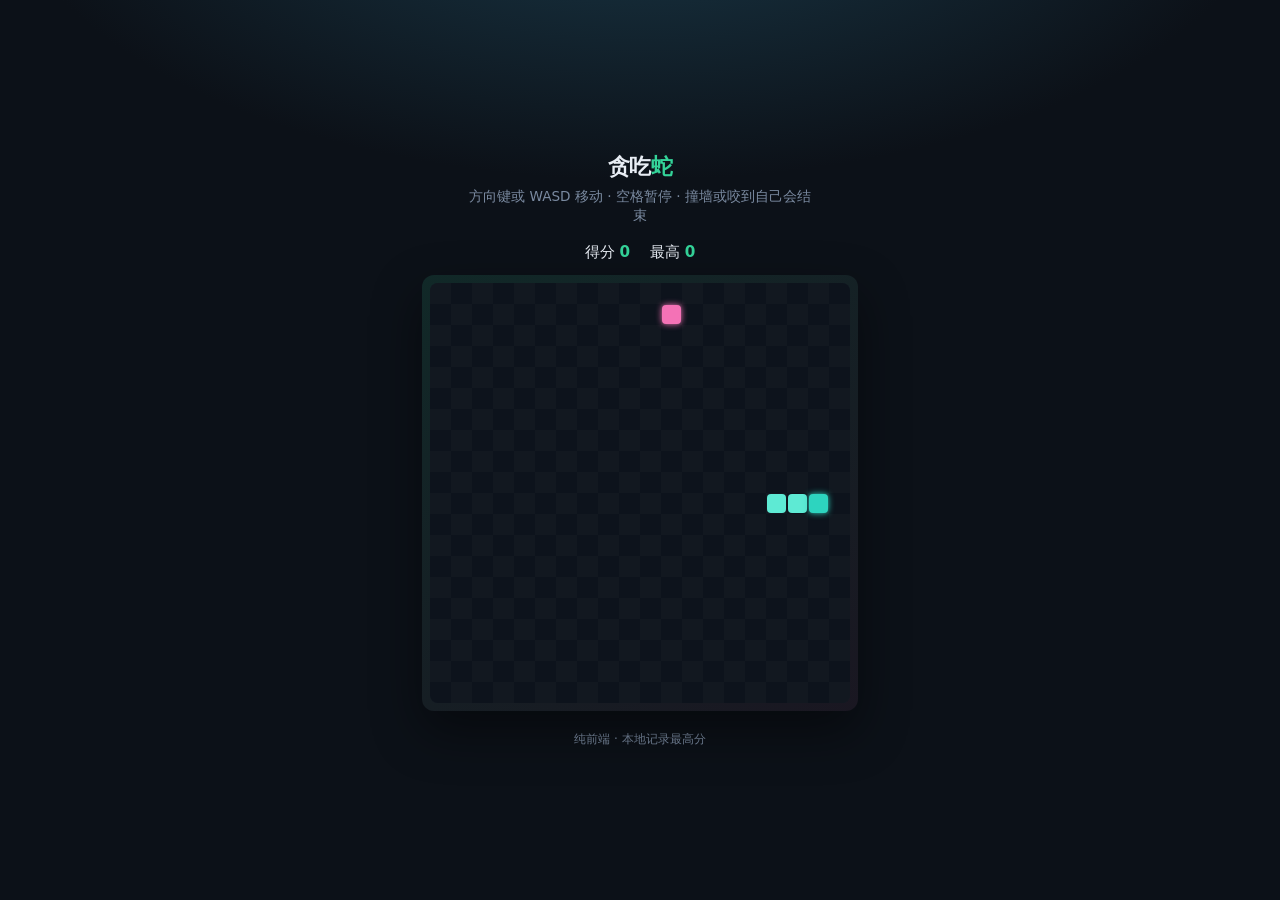
<file: snake/index.html>
<!DOCTYPE html>
<html lang="zh-CN">
<head>
  <meta charset="UTF-8">
  <meta name="viewport" content="width=device-width, initial-scale=1.0, viewport-fit=cover">
  <title>贪吃蛇</title>
  <link rel="stylesheet" href="style.css">
</head>
<body>
  <h1>贪吃<span>蛇</span></h1>
  <p class="sub">方向键或 WASD 移动 · 空格暂停 · 撞墙或咬到自己会结束</p>

  <div class="hud">
    <div>得分 <strong id="score">0</strong></div>
    <div>最高 <strong id="best">0</strong></div>
  </div>

  <div class="wrap">
    <canvas id="game" width="400" height="400" aria-label="贪吃蛇游戏区域"></canvas>
    <div class="overlay" id="overlay" role="dialog" aria-labelledby="overlay-title">
      <h2 id="overlay-title">游戏结束</h2>
      <p id="overlay-msg">空格或下方按钮重新开始</p>
      <button type="button" id="btn-restart">再来一局</button>
    </div>
  </div>

  <div class="mobile-pad" aria-hidden="true">
    <span class="empty"></span>
    <button type="button" id="btn-up" aria-label="上">↑</button>
    <span class="empty"></span>
    <button type="button" id="btn-left" aria-label="左">←</button>
    <span class="empty"></span>
    <button type="button" id="btn-right" aria-label="右">→</button>
    <span class="empty"></span>
    <button type="button" id="btn-down" aria-label="下">↓</button>
    <span class="empty"></span>
  </div>

  <footer>纯前端 · 本地记录最高分</footer>

  <script src="game.js"></script>
</body>
</html>
</file>
<file: snake/style.css>
:root {
  --bg: #0c1118;
  --panel: #151c28;
  --text: #e8edf4;
  --muted: #7a8aa0;
  --accent: #34d399;
  --snake: #5eead4;
  --snake-head: #2dd4bf;
  --food: #f472b6;
  --danger: #f87171;
}

* {
  box-sizing: border-box;
  margin: 0;
  padding: 0;
}

body {
  min-height: 100vh;
  font-family: "Segoe UI", system-ui, sans-serif;
  background: radial-gradient(ellipse 100% 70% at 50% -15%, #1a3a4a 0%, var(--bg) 50%);
  color: var(--text);
  display: flex;
  flex-direction: column;
  align-items: center;
  justify-content: center;
  padding: 1rem;
  user-select: none;
  -webkit-tap-highlight-color: transparent;
}

h1 {
  font-size: 1.35rem;
  font-weight: 600;
  letter-spacing: -0.02em;
  margin-bottom: 0.35rem;
}

h1 span {
  color: var(--accent);
}

.sub {
  color: var(--muted);
  font-size: 0.85rem;
  margin-bottom: 1rem;
  text-align: center;
  max-width: 22rem;
  line-height: 1.45;
}

.hud {
  display: flex;
  gap: 1.25rem;
  margin-bottom: 0.75rem;
  font-variant-numeric: tabular-nums;
  font-size: 0.95rem;
}

.hud strong {
  color: var(--accent);
}

.wrap {
  position: relative;
  border-radius: 12px;
  padding: 8px;
  background: linear-gradient(145deg, rgba(52, 211, 153, 0.12), rgba(244, 114, 182, 0.06));
  box-shadow: 0 20px 50px rgba(0, 0, 0, 0.45);
}

#game {
  display: block;
  background: var(--panel);
  border-radius: 8px;
  max-width: 100%;
  height: auto;
}

.overlay {
  position: absolute;
  inset: 8px;
  border-radius: 8px;
  background: rgba(12, 17, 24, 0.88);
  display: none;
  flex-direction: column;
  align-items: center;
  justify-content: center;
  gap: 0.75rem;
  text-align: center;
  padding: 1rem;
}

.overlay.visible {
  display: flex;
}

.overlay h2 {
  font-size: 1.2rem;
  color: var(--danger);
}

.overlay p {
  color: var(--muted);
  font-size: 0.9rem;
}

button {
  font: inherit;
  font-weight: 600;
  cursor: pointer;
  border: none;
  border-radius: 8px;
  padding: 0.55rem 1.25rem;
  background: var(--accent);
  color: #042f2e;
  transition: filter 0.15s ease, transform 0.15s ease;
}

button:hover {
  filter: brightness(1.06);
  transform: translateY(-1px);
}

button:active {
  transform: translateY(0);
}

.mobile-pad {
  display: none;
  margin-top: 1rem;
  gap: 0.35rem;
  grid-template-columns: repeat(3, 3.5rem);
  grid-template-rows: repeat(3, 3rem);
  justify-content: center;
}

.mobile-pad button {
  padding: 0;
  width: 3.5rem;
  height: 3rem;
  font-size: 1.1rem;
  background: var(--panel);
  color: var(--text);
  border: 1px solid rgba(94, 234, 212, 0.2);
}

.mobile-pad .empty {
  visibility: hidden;
  pointer-events: none;
}

@media (max-width: 520px) {
  .mobile-pad {
    display: grid;
  }
}

footer {
  margin-top: 1.25rem;
  font-size: 0.75rem;
  color: var(--muted);
}
</file>
